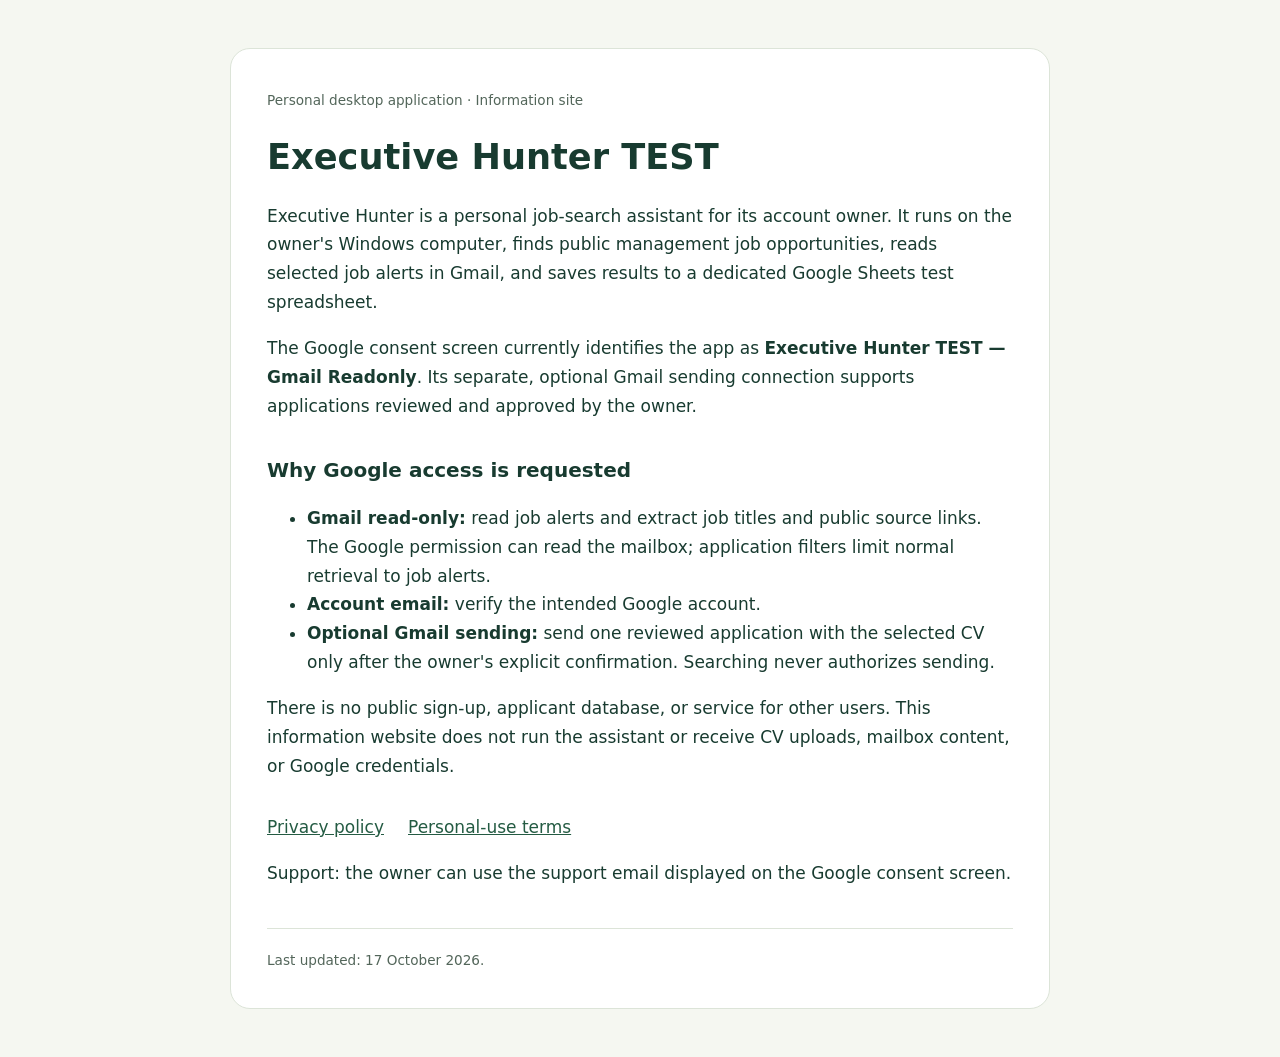
<file: index.html>
<!doctype html><html lang="en"><head><meta charset="utf-8"><meta name="google-site-verification" content="DzdGNv_Jw2aejzg9k-HZGGpMLKbj2kmdmoYPGgDt-pc" /><meta name="viewport" content="width=device-width,initial-scale=1"><meta name="robots" content="noindex"><title>Executive Hunter TEST — Personal Job Search</title><link rel="stylesheet" href="style.css"></head><body><main><small>Personal desktop application · Information site</small><h1>Executive Hunter TEST</h1><p>Executive Hunter is a personal job-search assistant for its account owner. It runs on the owner's Windows computer, finds public management job opportunities, reads selected job alerts in Gmail, and saves results to a dedicated Google Sheets test spreadsheet.</p><p>The Google consent screen currently identifies the app as <strong>Executive Hunter TEST — Gmail Readonly</strong>. Its separate, optional Gmail sending connection supports applications reviewed and approved by the owner.</p><h2>Why Google access is requested</h2><ul><li><strong>Gmail read-only:</strong> read job alerts and extract job titles and public source links. The Google permission can read the mailbox; application filters limit normal retrieval to job alerts.</li><li><strong>Account email:</strong> verify the intended Google account.</li><li><strong>Optional Gmail sending:</strong> send one reviewed application with the selected CV only after the owner's explicit confirmation. Searching never authorizes sending.</li></ul><p>There is no public sign-up, applicant database, or service for other users. This information website does not run the assistant or receive CV uploads, mailbox content, or Google credentials.</p><nav><a href="privacy.html">Privacy policy</a><a href="terms.html">Personal-use terms</a></nav><p>Support: the owner can use the support email displayed on the Google consent screen.</p><footer>Last updated: 17 October 2026.</footer></main></body></html>
</file>
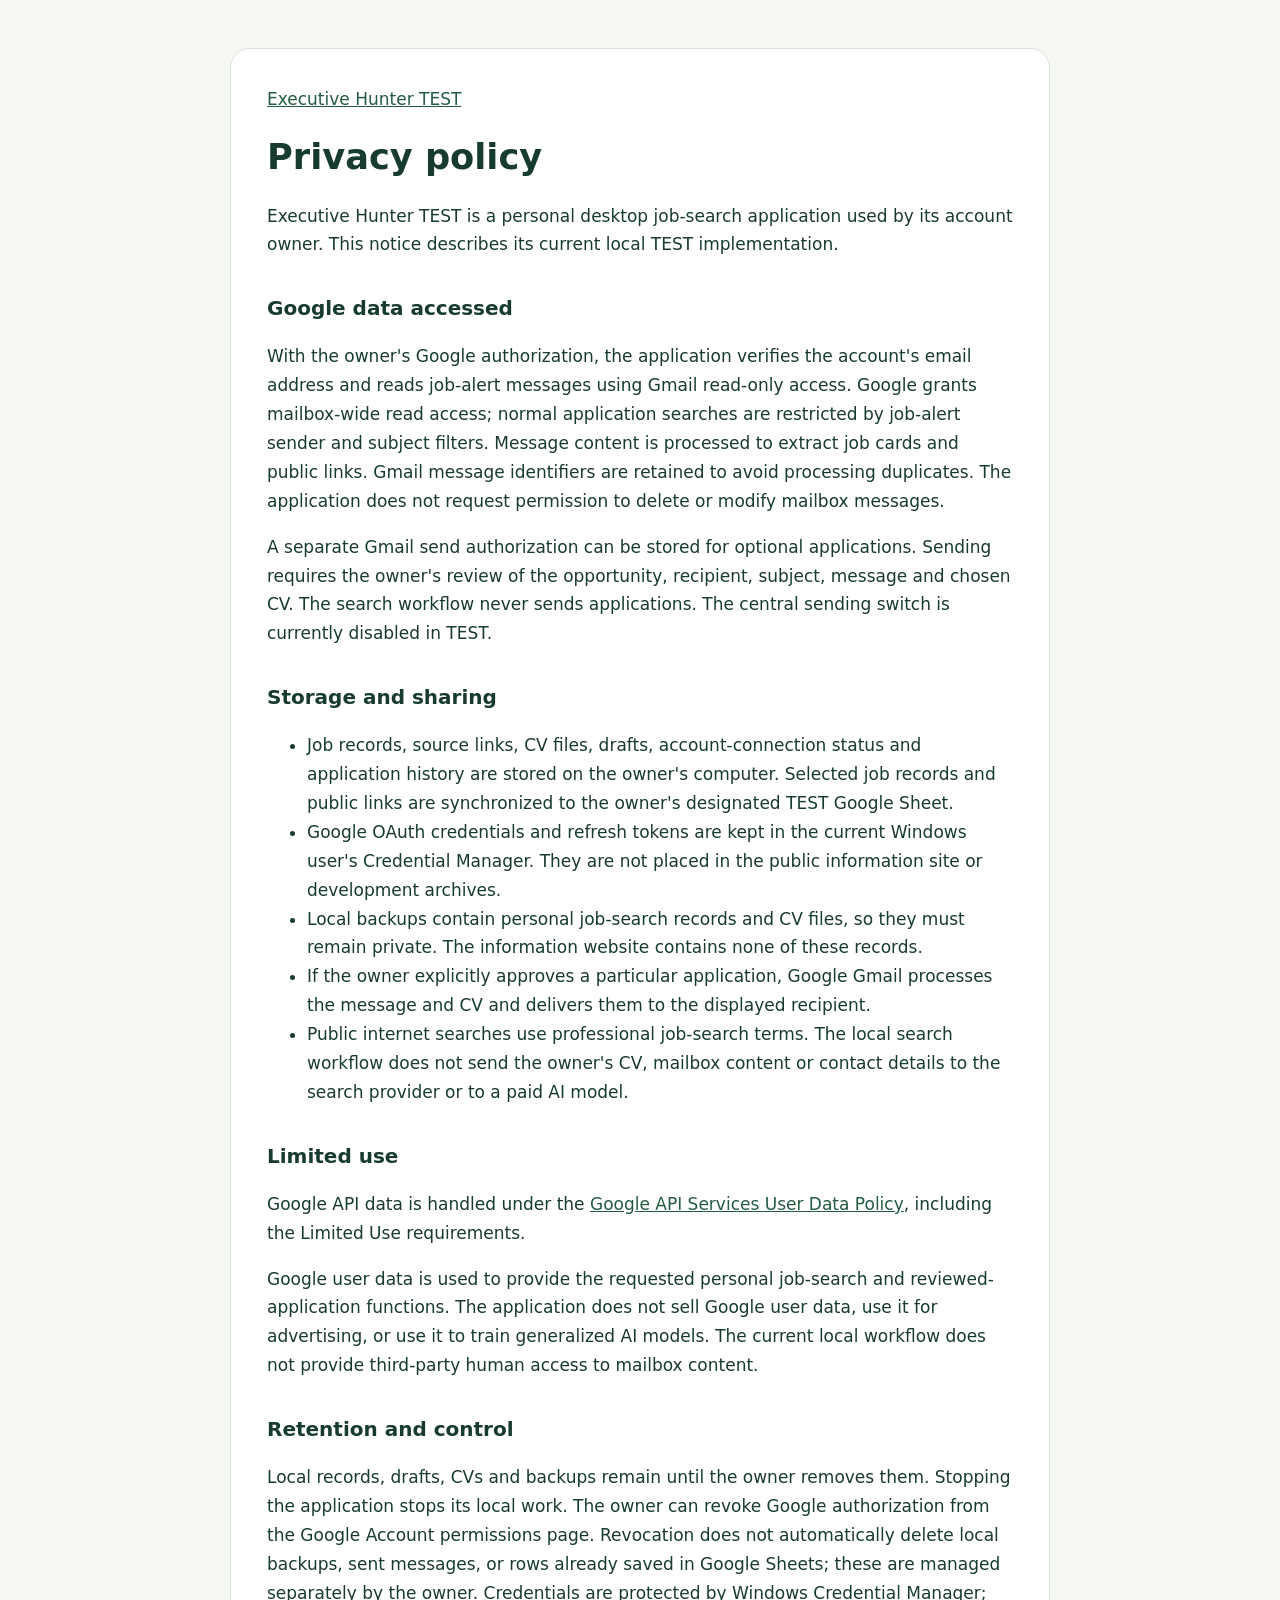
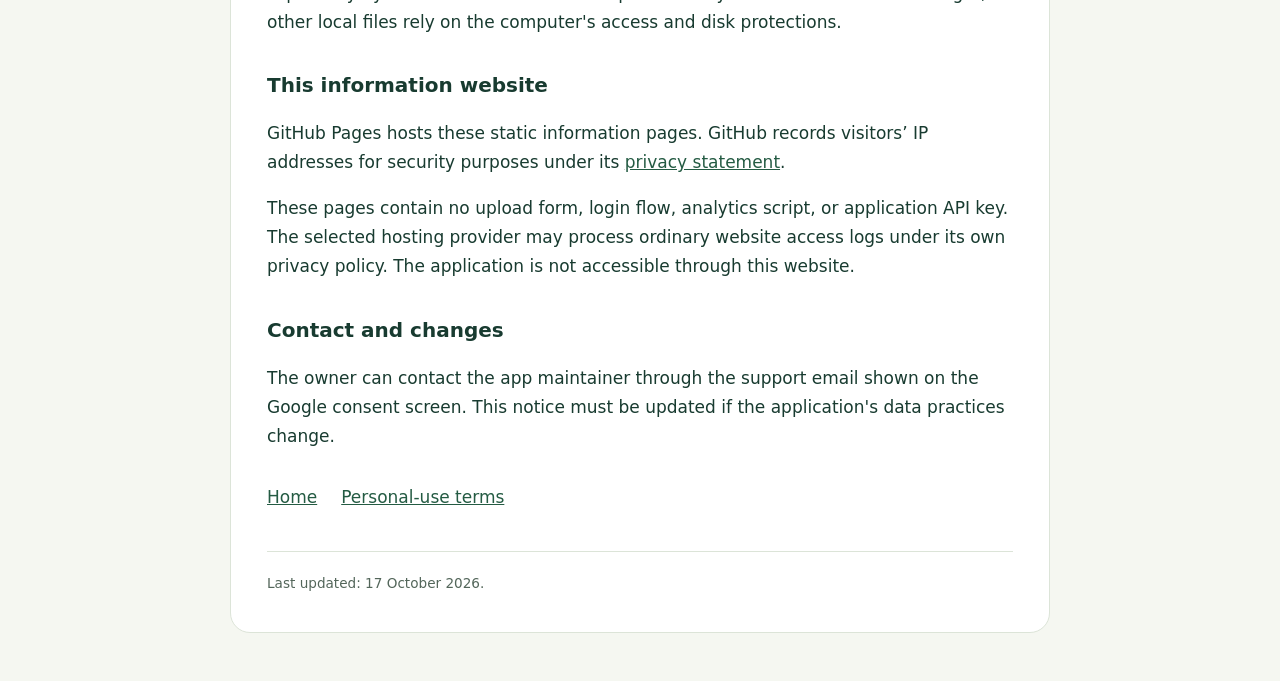
<file: privacy.html>
<!doctype html><html lang="en"><meta charset="utf-8"><meta name="viewport" content="width=device-width,initial-scale=1"><meta name="robots" content="noindex"><title>Privacy — Executive Hunter TEST</title><link rel="stylesheet" href="style.css"><main><a href="index.html">Executive Hunter TEST</a><h1>Privacy policy</h1><p>Executive Hunter TEST is a personal desktop job-search application used by its account owner. This notice describes its current local TEST implementation.</p><h2>Google data accessed</h2><p>With the owner's Google authorization, the application verifies the account's email address and reads job-alert messages using Gmail read-only access. Google grants mailbox-wide read access; normal application searches are restricted by job-alert sender and subject filters. Message content is processed to extract job cards and public links. Gmail message identifiers are retained to avoid processing duplicates. The application does not request permission to delete or modify mailbox messages.</p><p>A separate Gmail send authorization can be stored for optional applications. Sending requires the owner's review of the opportunity, recipient, subject, message and chosen CV. The search workflow never sends applications. The central sending switch is currently disabled in TEST.</p><h2>Storage and sharing</h2><ul><li>Job records, source links, CV files, drafts, account-connection status and application history are stored on the owner's computer. Selected job records and public links are synchronized to the owner's designated TEST Google Sheet.</li><li>Google OAuth credentials and refresh tokens are kept in the current Windows user's Credential Manager. They are not placed in the public information site or development archives.</li><li>Local backups contain personal job-search records and CV files, so they must remain private. The information website contains none of these records.</li><li>If the owner explicitly approves a particular application, Google Gmail processes the message and CV and delivers them to the displayed recipient.</li><li>Public internet searches use professional job-search terms. The local search workflow does not send the owner's CV, mailbox content or contact details to the search provider or to a paid AI model.</li></ul><h2>Limited use</h2><p>Google API data is handled under the <a href="https://developers.google.com/terms/api-services-user-data-policy">Google API Services User Data Policy</a>, including the Limited Use requirements.</p><p>Google user data is used to provide the requested personal job-search and reviewed-application functions. The application does not sell Google user data, use it for advertising, or use it to train generalized AI models. The current local workflow does not provide third-party human access to mailbox content.</p><h2>Retention and control</h2><p>Local records, drafts, CVs and backups remain until the owner removes them. Stopping the application stops its local work. The owner can revoke Google authorization from the Google Account permissions page. Revocation does not automatically delete local backups, sent messages, or rows already saved in Google Sheets; these are managed separately by the owner. Credentials are protected by Windows Credential Manager; other local files rely on the computer's access and disk protections.</p><h2>This information website</h2><p>GitHub Pages hosts these static information pages. GitHub records visitors’ IP addresses for security purposes under its <a href="https://docs.github.com/en/site-policy/privacy-policies/github-privacy-statement">privacy statement</a>.</p><p>These pages contain no upload form, login flow, analytics script, or application API key. The selected hosting provider may process ordinary website access logs under its own privacy policy. The application is not accessible through this website.</p><h2>Contact and changes</h2><p>The owner can contact the app maintainer through the support email shown on the Google consent screen. This notice must be updated if the application's data practices change.</p><nav><a href="index.html">Home</a><a href="terms.html">Personal-use terms</a></nav><footer>Last updated: 17 October 2026.</footer></main></html>
</file>
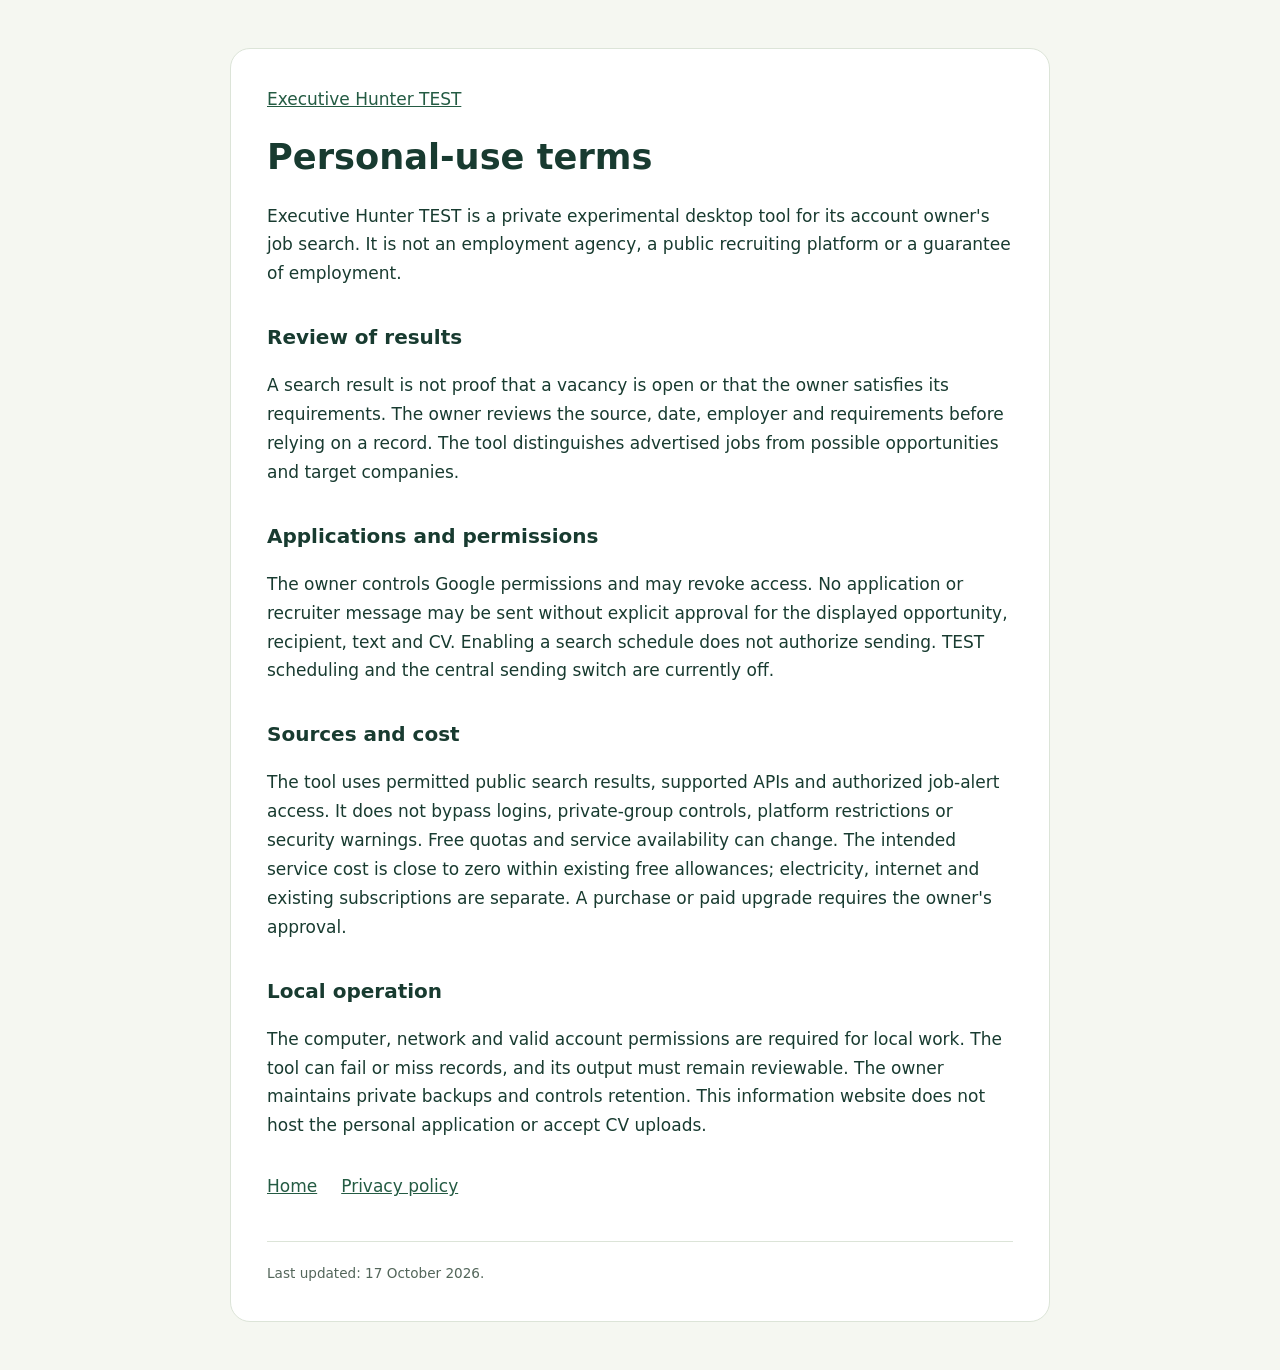
<file: terms.html>
<!doctype html><html lang="en"><meta charset="utf-8"><meta name="viewport" content="width=device-width,initial-scale=1"><meta name="robots" content="noindex"><title>Personal-use terms — Executive Hunter TEST</title><link rel="stylesheet" href="style.css"><main><a href="index.html">Executive Hunter TEST</a><h1>Personal-use terms</h1><p>Executive Hunter TEST is a private experimental desktop tool for its account owner's job search. It is not an employment agency, a public recruiting platform or a guarantee of employment.</p><h2>Review of results</h2><p>A search result is not proof that a vacancy is open or that the owner satisfies its requirements. The owner reviews the source, date, employer and requirements before relying on a record. The tool distinguishes advertised jobs from possible opportunities and target companies.</p><h2>Applications and permissions</h2><p>The owner controls Google permissions and may revoke access. No application or recruiter message may be sent without explicit approval for the displayed opportunity, recipient, text and CV. Enabling a search schedule does not authorize sending. TEST scheduling and the central sending switch are currently off.</p><h2>Sources and cost</h2><p>The tool uses permitted public search results, supported APIs and authorized job-alert access. It does not bypass logins, private-group controls, platform restrictions or security warnings. Free quotas and service availability can change. The intended service cost is close to zero within existing free allowances; electricity, internet and existing subscriptions are separate. A purchase or paid upgrade requires the owner's approval.</p><h2>Local operation</h2><p>The computer, network and valid account permissions are required for local work. The tool can fail or miss records, and its output must remain reviewable. The owner maintains private backups and controls retention. This information website does not host the personal application or accept CV uploads.</p><nav><a href="index.html">Home</a><a href="privacy.html">Privacy policy</a></nav><footer>Last updated: 17 October 2026.</footer></main></html>
</file>
<file: style.css>
*{box-sizing:border-box}body{margin:0;background:#f5f7f1;color:#183b30;font:17px/1.7 system-ui,sans-serif}main{max-width:820px;margin:48px auto;padding:36px;background:white;border:1px solid #dce4d8;border-radius:20px}h1{font-size:2.2rem;line-height:1.15}h2{font-size:1.25rem;margin-top:32px}a{color:#245b43}nav{display:flex;gap:24px;flex-wrap:wrap;margin-top:32px}footer,small{color:#53665a;font-size:.85rem}footer{margin-top:40px;padding-top:20px;border-top:1px solid #dce4d8}@media(max-width:650px){main{margin:12px;padding:24px}h1{font-size:1.8rem}}
</file>
